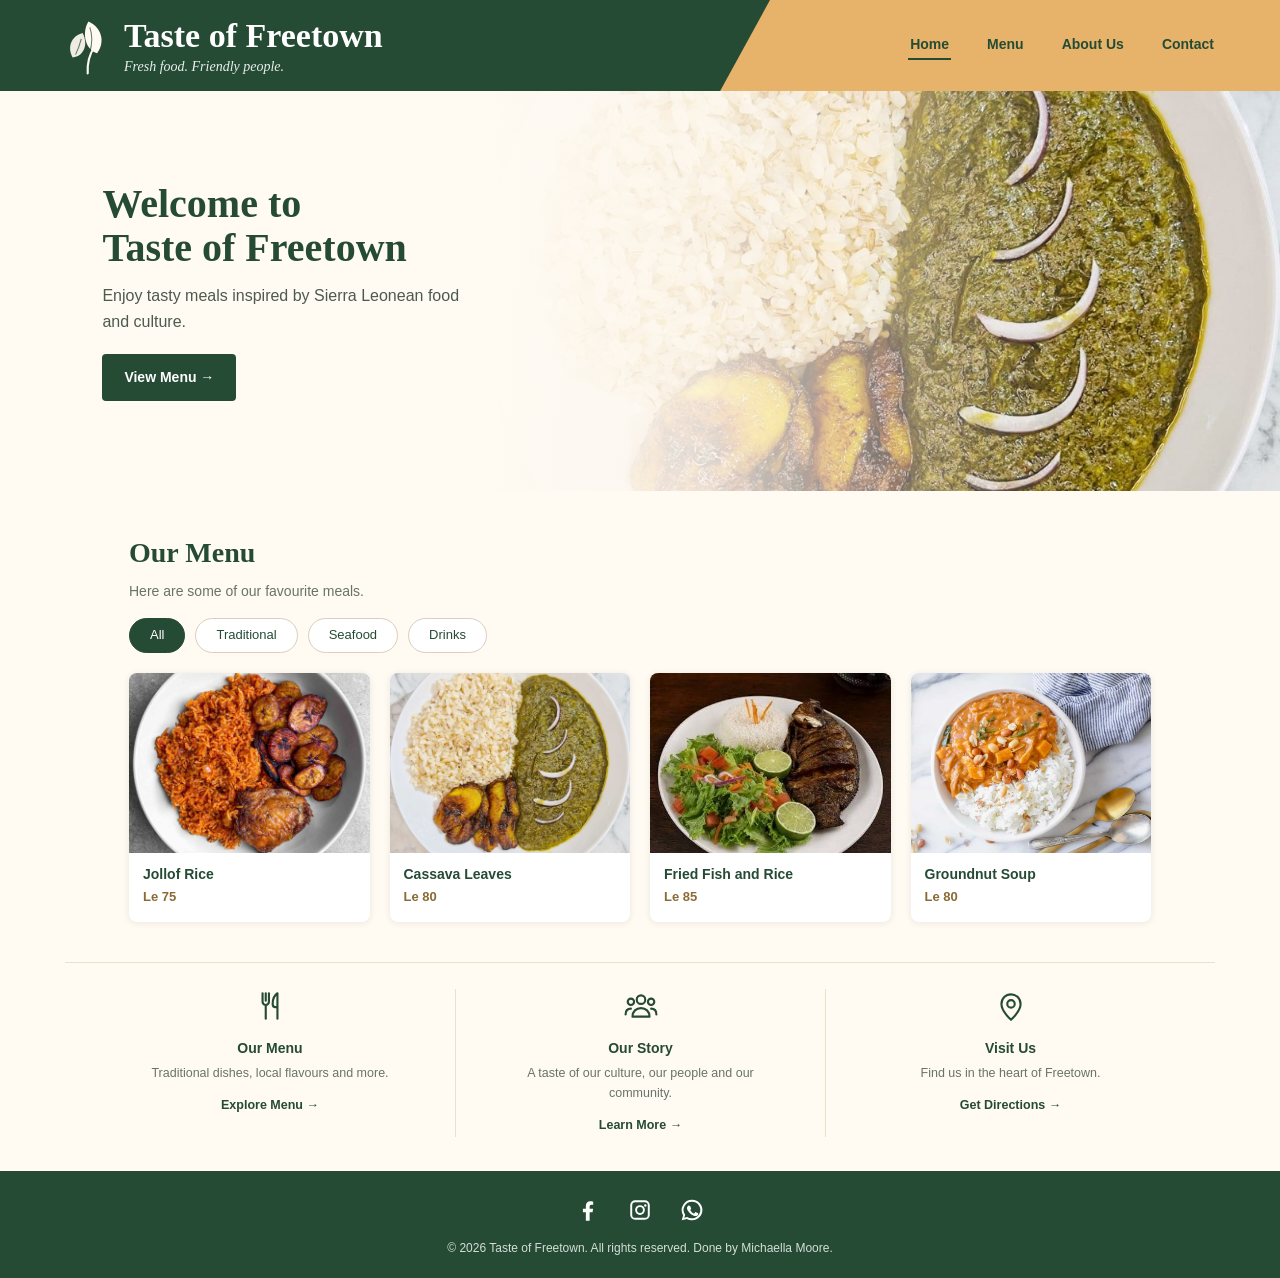
<file: index.html>
<!DOCTYPE html>
<html lang="en">
<head>
  <meta charset="UTF-8">
  <meta name="viewport" content="width=device-width, initial-scale=1.0">
  <title>Taste of Freetown | Home</title>
  <link rel="stylesheet" href="style.css">
</head>
<body>
  <header class="site-header">
    <div class="header-inner">
      <a class="brand" href="index.html">
        <svg class="brand-leaf" viewBox="0 0 64 80" aria-hidden="true"><g fill="#fffaf2"><path d="M34 6C52 14 58 34 46 50 30 46 24 22 34 6z"/><path d="M26 22C10 26 4 42 12 56c16-2 22-18 14-34z" opacity=".92"/><path d="M33 78c-1-14 2-26 10-38" stroke="#fffaf2" stroke-width="3" fill="none" stroke-linecap="round"/></g><g stroke="#254b35" stroke-width="1.5" fill="none" opacity=".7"><path d="M36 14c4 12 3 24 0 34"/><path d="M24 30c-2 8-5 16-8 22"/></g></svg>
        <span class="brand-text"><span class="brand-name">Taste of Freetown</span><span class="brand-tag">Fresh food. Friendly people.</span></span>
      </a>
      <button class="menu-toggle" type="button" aria-label="Toggle navigation" aria-expanded="true" aria-controls="main-nav"><span></span><span></span><span></span></button>
    </div>
    <nav class="main-nav" id="main-nav" aria-label="Main"><a class="active" href="index.html">Home</a><a href="menu.html">Menu</a><a href="about.html">About Us</a><a href="contact.html">Contact</a></nav>
  </header>

  <main>
    <section class="hero">
      <div class="hero-text">
        <h1>Welcome to<br>Taste of Freetown</h1>
        <p>Enjoy tasty meals inspired by Sierra Leonean food and culture.</p>
        <a class="button" href="menu.html">View Menu →</a>
      </div>
      <div class="hero-image">
        <img src="images/cassava-leaves.jpg" alt="Cassava leaves served with rice and fried plantain">
      </div>
    </section>

    <section class="menu-section home-menu">
      <h2>Our Menu</h2>
      <p class="section-sub">Here are some of our favourite meals.</p>
      <div class="chips"><a class="chip active" href="menu.html">All</a><a class="chip" href="menu.html#traditional">Traditional</a><a class="chip" href="menu.html#seafood">Seafood</a><a class="chip" href="menu.html#drinks">Drinks</a></div>
      <div class="menu-grid">
        <article class="menu-card" data-cat="traditional">
          <img src="images/jollof-rice.jpg" alt="Jollof Rice" loading="lazy">
          <div class="menu-card-body">
            <h3>Jollof Rice</h3>
            <p class="price">Le 75</p>
            <p class="desc">Flavourful rice cooked in a rich tomato and pepper sauce, served with your choice of chicken or fish.</p>
          </div>
        </article>
        <article class="menu-card" data-cat="traditional">
          <img src="images/cassava-leaves.jpg" alt="Cassava Leaves" loading="lazy">
          <div class="menu-card-body">
            <h3>Cassava Leaves</h3>
            <p class="price">Le 80</p>
            <p class="desc">A much-loved local dish prepared with leafy cassava, palm oil and traditional seasonings. Served with rice.</p>
          </div>
        </article>
        <article class="menu-card" data-cat="seafood">
          <img src="images/fried-fish-rice.jpg" alt="Fried Fish and Rice" loading="lazy">
          <div class="menu-card-body">
            <h3>Fried Fish and Rice</h3>
            <p class="price">Le 85</p>
            <p class="desc">Seasoned fish served with rice and a fresh side salad.</p>
          </div>
        </article>
        <article class="menu-card" data-cat="traditional">
          <img src="images/groundnut-soup.jpg" alt="Groundnut Soup" loading="lazy">
          <div class="menu-card-body">
            <h3>Groundnut Soup</h3>
            <p class="price">Le 80</p>
            <p class="desc">A hearty peanut-based soup with a rich, comforting flavour, served with rice.</p>
          </div>
        </article>
        <article class="menu-card" data-cat="traditional">
          <img src="images/pepper-soup.jpg" alt="Chicken Pepper Soup" loading="lazy">
          <div class="menu-card-body">
            <h3>Chicken Pepper Soup</h3>
            <p class="price">Le 70</p>
            <p class="desc">A spicy, aromatic broth with tender chicken. Perfect for sharing on a cool evening.</p>
          </div>
        </article>
        <article class="menu-card" data-cat="drinks">
          <img src="images/fresh-juice.jpg" alt="Fresh Juice" loading="lazy">
          <div class="menu-card-body">
            <h3>Fresh Juice</h3>
            <p class="price">Le 25</p>
            <p class="desc">Orange, pineapple or sobolo (hibiscus). Ask us what is available today.</p>
          </div>
        </article>
      </div>
    </section>

    <section class="info-band" aria-label="Key information">
      <div class="info-item"><svg viewBox="0 0 32 32" aria-hidden="true"><g fill="none" stroke="#254b35" stroke-width="2" stroke-linecap="round" stroke-linejoin="round"><path d="M9 4v8a3 3 0 0 0 3 3v13M15 4v8a3 3 0 0 1-3 3M12 4v7"/><path d="M23 28V4c-3 2-4.500 6-4.500 10 0 2 1 3 2.500 3h2"/></g></svg><h3>Our Menu</h3><p>Traditional dishes, local flavours and more.</p><a href="menu.html">Explore Menu →</a></div>
      <div class="info-item"><svg viewBox="0 0 32 32" aria-hidden="true"><g fill="none" stroke="#254b35" stroke-width="2" stroke-linecap="round" stroke-linejoin="round"><circle cx="16" cy="10" r="4"/><circle cx="6.500" cy="12" r="3"/><circle cx="25.500" cy="12" r="3"/><path d="M8 26c0-5 3.500-8 8-8s8 3 8 8z"/><path d="M1.500 24c0-3.500 2-5.500 5-5.500M30.500 24c0-3.500-2-5.500-5-5.500"/></g></svg><h3>Our Story</h3><p>A taste of our culture, our people and our community.</p><a href="about.html">Learn More →</a></div>
      <div class="info-item"><svg viewBox="0 0 32 32" aria-hidden="true"><g fill="none" stroke="#254b35" stroke-width="2" stroke-linecap="round" stroke-linejoin="round"><path d="M16 29s-9-8-9-15a9 9 0 0 1 18 0c0 7-9 15-9 15z"/><circle cx="16" cy="14" r="3.500"/></g></svg><h3>Visit Us</h3><p>Find us in the heart of Freetown.</p><a href="contact.html">Get Directions →</a></div>
    </section>
  </main>
  <footer class="site-footer">
    <div class="social">
      <a href="#" aria-label="Facebook"><svg viewBox="0 0 24 24"><path d="M13.5 22v-8h2.7l.5-3.2h-3.2V8.8c0-.9.4-1.7 1.8-1.7h1.5V4.3S15.5 4 14.2 4C11.6 4 10 5.6 10 8.4v2.4H7.3V14H10v8z"/></svg></a>
      <a href="https://www.instagram.com/u_gotta_luv_ella/" target="_blank" rel="noopener" aria-label="Instagram"><svg viewBox="0 0 24 24"><path d="M7.5 3h9A4.5 4.5 0 0 1 21 7.5v9a4.5 4.5 0 0 1-4.5 4.5h-9A4.5 4.5 0 0 1 3 16.5v-9A4.5 4.5 0 0 1 7.5 3zm0 1.8A2.7 2.7 0 0 0 4.8 7.5v9a2.7 2.7 0 0 0 2.7 2.7h9a2.7 2.7 0 0 0 2.7-2.7v-9a2.7 2.7 0 0 0-2.7-2.7zM12 7.5a4.5 4.5 0 1 1 0 9 4.5 4.5 0 0 1 0-9zm0 1.8a2.7 2.7 0 1 0 0 5.4 2.7 2.7 0 0 0 0-5.4zm4.9-2.6a1.1 1.1 0 1 1 0 2.2 1.1 1.1 0 0 1 0-2.2z"/></svg></a>
      <a href="https://wa.me/23277414561" target="_blank" rel="noopener" aria-label="Chat with us on WhatsApp"><svg viewBox="0 0 24 24"><path d="M12 2.5a9.5 9.5 0 0 0-8.2 14.3L2.5 21.5l4.8-1.3A9.5 9.5 0 1 0 12 2.5zm0 1.8a7.7 7.7 0 1 1-4 14.3l-.3-.2-2.8.8.8-2.7-.2-.3A7.7 7.7 0 0 1 12 4.3zm-3 3.6c-.2 0-.5.1-.7.4-.3.3-.9.9-.9 2.1s.9 2.5 1 2.6c.1.2 1.8 2.8 4.4 3.8 2.200.9 2.600.7 3.100.7.500-.1 1.500-.6 1.700-1.200.2-.6.2-1.100.1-1.200l-.5-.3-1.600-.8c-.2-.1-.4-.1-.6.100l-.8 1c-.1.200-.3.200-.5.100-.3-.1-1-.4-1.900-1.200-.7-.6-1.200-1.400-1.300-1.700-.1-.2 0-.4.100-.5l.4-.5.2-.4v-.4l-.8-1.900c-.2-.5-.4-.4-.6-.4z"/></svg></a>
    </div>
    <p class="copyright">© 2026 Taste of Freetown. All rights reserved. Done by Michaella Moore.</p>
  </footer>
  <script>
    (function () {
      var b = document.querySelector('.menu-toggle'), n = document.getElementById('main-nav');
      if (b && n) b.addEventListener('click', function () {
        var open = n.classList.toggle('collapsed') === false;
        b.setAttribute('aria-expanded', open);
      });
    })();
  </script>
</body>
</html>
</file>
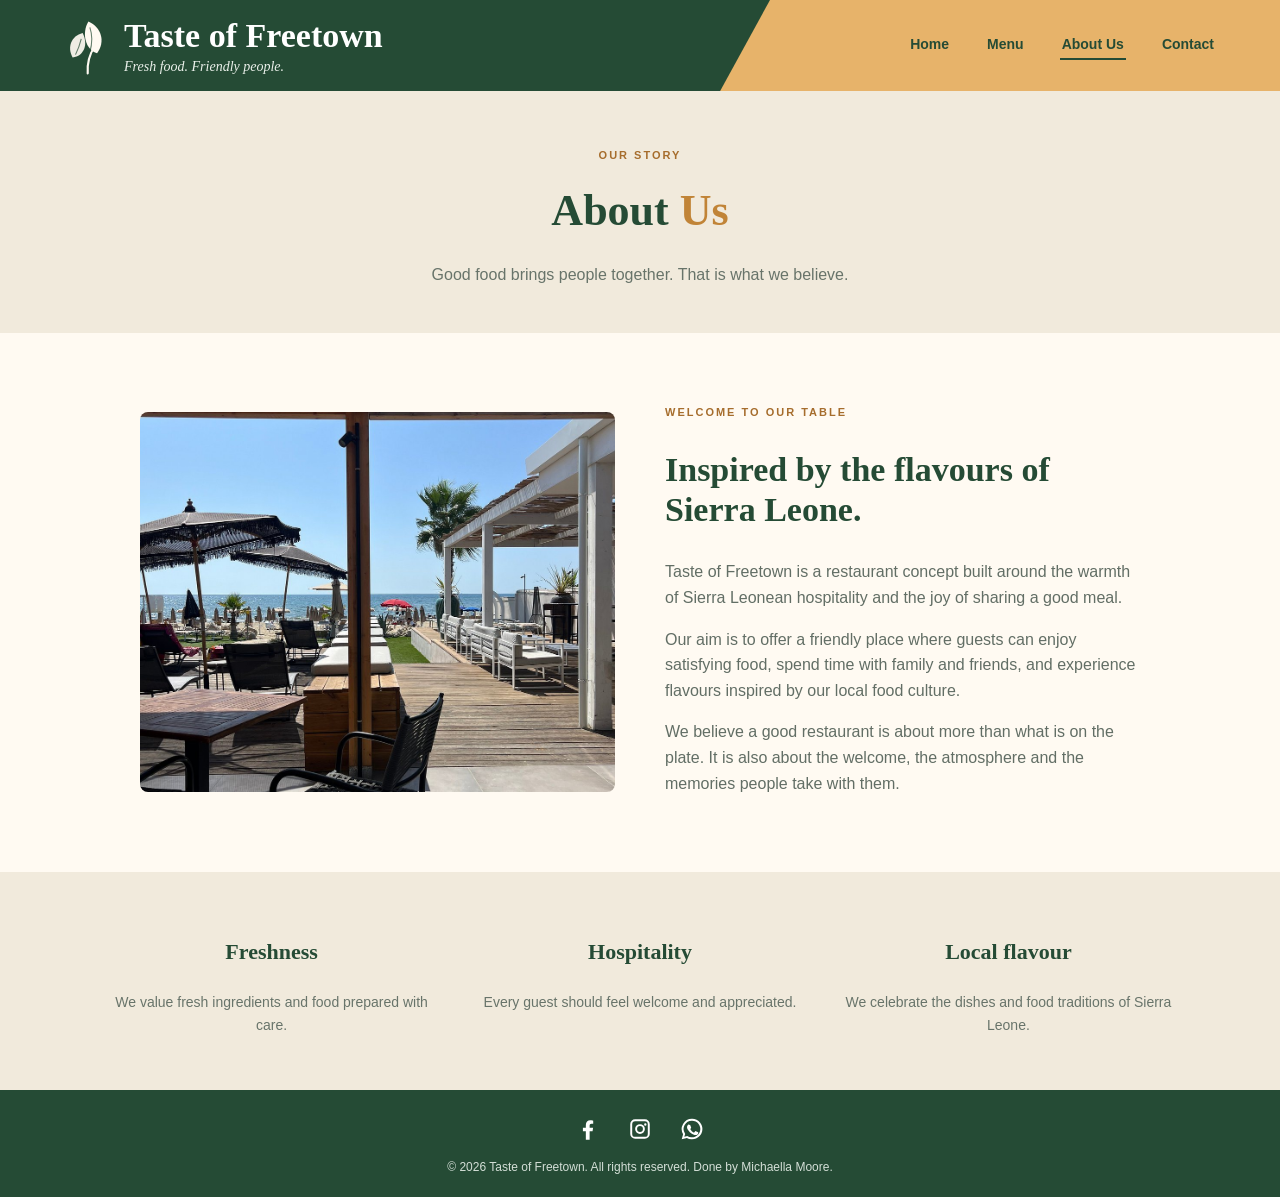
<file: about.html>
<!DOCTYPE html>
<html lang="en">
<head>
  <meta charset="UTF-8">
  <meta name="viewport" content="width=device-width, initial-scale=1.0">
  <title>Taste of Freetown | About Us</title>
  <link rel="stylesheet" href="style.css">
</head>
<body>
  <header class="site-header">
    <div class="header-inner">
      <a class="brand" href="index.html">
        <svg class="brand-leaf" viewBox="0 0 64 80" aria-hidden="true"><g fill="#fffaf2"><path d="M34 6C52 14 58 34 46 50 30 46 24 22 34 6z"/><path d="M26 22C10 26 4 42 12 56c16-2 22-18 14-34z" opacity=".92"/><path d="M33 78c-1-14 2-26 10-38" stroke="#fffaf2" stroke-width="3" fill="none" stroke-linecap="round"/></g><g stroke="#254b35" stroke-width="1.5" fill="none" opacity=".7"><path d="M36 14c4 12 3 24 0 34"/><path d="M24 30c-2 8-5 16-8 22"/></g></svg>
        <span class="brand-text"><span class="brand-name">Taste of Freetown</span><span class="brand-tag">Fresh food. Friendly people.</span></span>
      </a>
      <button class="menu-toggle" type="button" aria-label="Toggle navigation" aria-expanded="true" aria-controls="main-nav"><span></span><span></span><span></span></button>
    </div>
    <nav class="main-nav" id="main-nav" aria-label="Main"><a href="index.html">Home</a><a href="menu.html">Menu</a><a class="active" href="about.html">About Us</a><a href="contact.html">Contact</a></nav>
  </header>

  <main>
    <section class="page-heading">
      <p class="eyebrow">OUR STORY</p>
      <h1>About <span>Us</span></h1>
      <p>Good food brings people together. That is what we believe.</p>
    </section>
    <section class="about-content">
      <img src="images/bright-restaurant.jpg" alt="A bright, sunny restaurant terrace with tables and chairs overlooking the sea">
      <div>
        <p class="eyebrow">WELCOME TO OUR TABLE</p>
        <h2>Inspired by the flavours of Sierra Leone.</h2>
        <p>Taste of Freetown is a restaurant concept built around the warmth of Sierra Leonean hospitality and the joy of sharing a good meal.</p>
        <p>Our aim is to offer a friendly place where guests can enjoy satisfying food, spend time with family and friends, and experience flavours inspired by our local food culture.</p>
        <p>We believe a good restaurant is about more than what is on the plate. It is also about the welcome, the atmosphere and the memories people take with them.</p>
      </div>
    </section>
    <section class="values">
      <div><h3>Freshness</h3><p>We value fresh ingredients and food prepared with care.</p></div>
      <div><h3>Hospitality</h3><p>Every guest should feel welcome and appreciated.</p></div>
      <div><h3>Local flavour</h3><p>We celebrate the dishes and food traditions of Sierra Leone.</p></div>
    </section>
  </main>
  <footer class="site-footer">
    <div class="social">
      <a href="#" aria-label="Facebook"><svg viewBox="0 0 24 24"><path d="M13.5 22v-8h2.7l.5-3.2h-3.2V8.8c0-.9.4-1.7 1.8-1.7h1.5V4.3S15.5 4 14.2 4C11.6 4 10 5.6 10 8.4v2.4H7.3V14H10v8z"/></svg></a>
      <a href="https://www.instagram.com/u_gotta_luv_ella/" target="_blank" rel="noopener" aria-label="Instagram"><svg viewBox="0 0 24 24"><path d="M7.5 3h9A4.5 4.5 0 0 1 21 7.5v9a4.5 4.5 0 0 1-4.5 4.5h-9A4.5 4.5 0 0 1 3 16.5v-9A4.5 4.5 0 0 1 7.5 3zm0 1.8A2.7 2.7 0 0 0 4.8 7.5v9a2.7 2.7 0 0 0 2.7 2.7h9a2.7 2.7 0 0 0 2.7-2.7v-9a2.7 2.7 0 0 0-2.7-2.7zM12 7.5a4.5 4.5 0 1 1 0 9 4.5 4.5 0 0 1 0-9zm0 1.8a2.7 2.7 0 1 0 0 5.4 2.7 2.7 0 0 0 0-5.4zm4.9-2.6a1.1 1.1 0 1 1 0 2.2 1.1 1.1 0 0 1 0-2.2z"/></svg></a>
      <a href="https://wa.me/23277414561" target="_blank" rel="noopener" aria-label="Chat with us on WhatsApp"><svg viewBox="0 0 24 24"><path d="M12 2.5a9.5 9.5 0 0 0-8.2 14.3L2.5 21.5l4.8-1.3A9.5 9.5 0 1 0 12 2.5zm0 1.8a7.7 7.7 0 1 1-4 14.3l-.3-.2-2.8.8.8-2.7-.2-.3A7.7 7.7 0 0 1 12 4.3zm-3 3.6c-.2 0-.5.1-.7.4-.3.3-.9.9-.9 2.1s.9 2.5 1 2.6c.1.2 1.8 2.8 4.4 3.8 2.200.9 2.600.7 3.100.7.500-.1 1.500-.6 1.700-1.200.2-.6.2-1.100.1-1.200l-.5-.3-1.600-.8c-.2-.1-.4-.1-.6.100l-.8 1c-.1.200-.3.200-.5.100-.3-.1-1-.4-1.900-1.200-.7-.6-1.200-1.400-1.300-1.700-.1-.2 0-.4.100-.5l.4-.5.2-.4v-.4l-.8-1.900c-.2-.5-.4-.4-.6-.4z"/></svg></a>
    </div>
    <p class="copyright">© 2026 Taste of Freetown. All rights reserved. Done by Michaella Moore.</p>
  </footer>
  <script>
    (function () {
      var b = document.querySelector('.menu-toggle'), n = document.getElementById('main-nav');
      if (b && n) b.addEventListener('click', function () {
        var open = n.classList.toggle('collapsed') === false;
        b.setAttribute('aria-expanded', open);
      });
    })();
  </script>
</body>
</html>
</file>
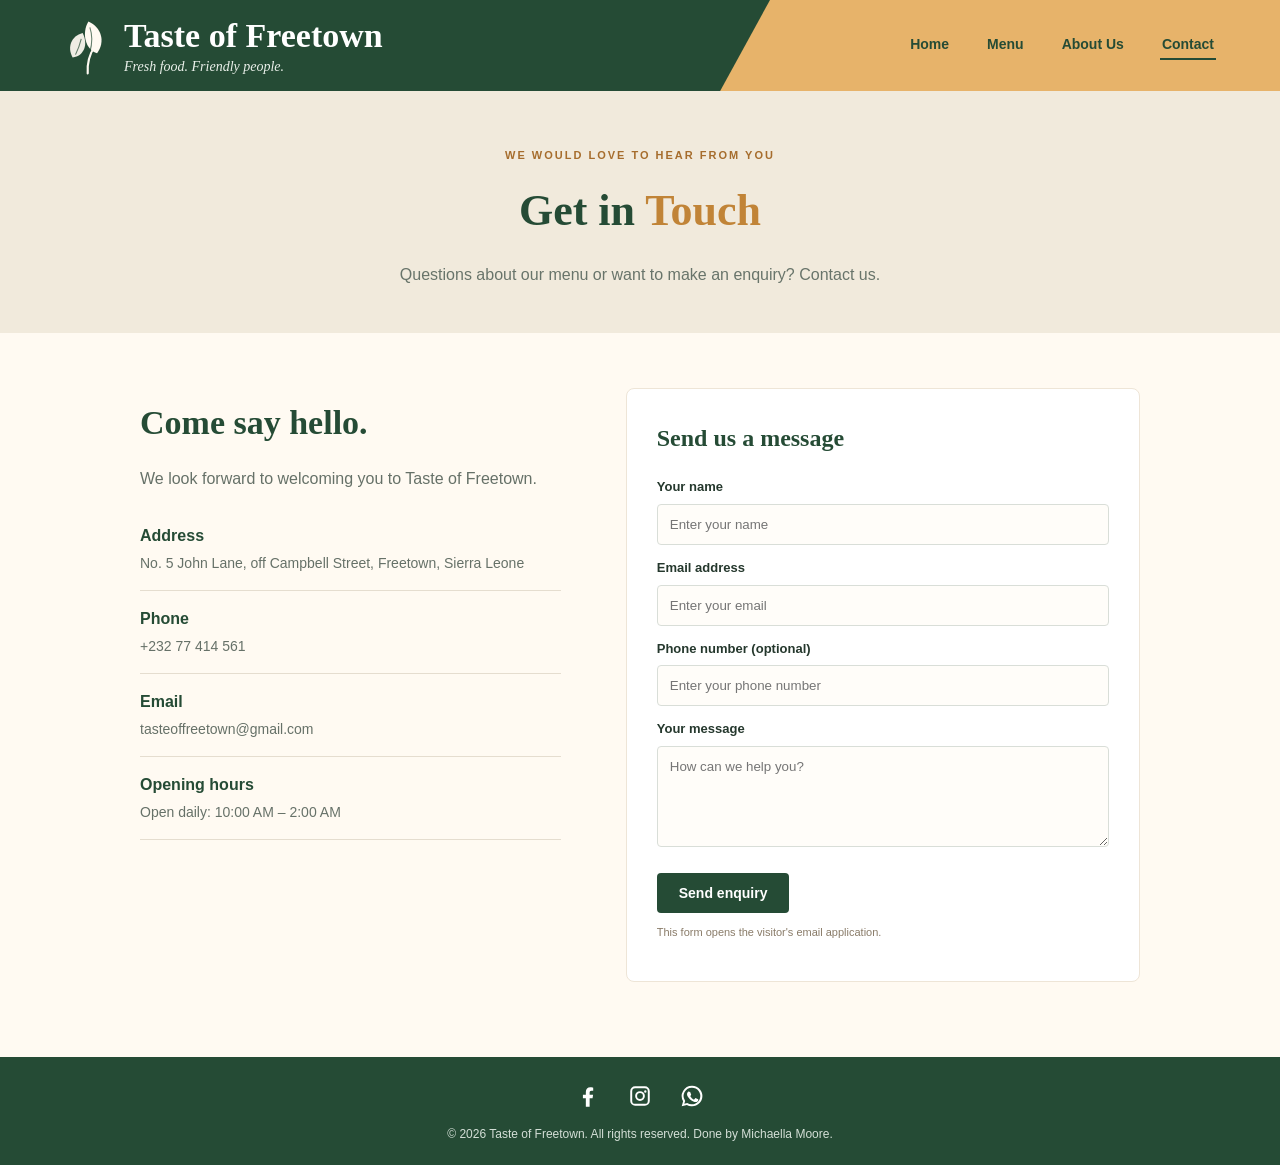
<file: contact.html>
<!DOCTYPE html>
<html lang="en">
<head>
  <meta charset="UTF-8">
  <meta name="viewport" content="width=device-width, initial-scale=1.0">
  <title>Taste of Freetown | Contact</title>
  <link rel="stylesheet" href="style.css">
</head>
<body>
  <header class="site-header">
    <div class="header-inner">
      <a class="brand" href="index.html">
        <svg class="brand-leaf" viewBox="0 0 64 80" aria-hidden="true"><g fill="#fffaf2"><path d="M34 6C52 14 58 34 46 50 30 46 24 22 34 6z"/><path d="M26 22C10 26 4 42 12 56c16-2 22-18 14-34z" opacity=".92"/><path d="M33 78c-1-14 2-26 10-38" stroke="#fffaf2" stroke-width="3" fill="none" stroke-linecap="round"/></g><g stroke="#254b35" stroke-width="1.5" fill="none" opacity=".7"><path d="M36 14c4 12 3 24 0 34"/><path d="M24 30c-2 8-5 16-8 22"/></g></svg>
        <span class="brand-text"><span class="brand-name">Taste of Freetown</span><span class="brand-tag">Fresh food. Friendly people.</span></span>
      </a>
      <button class="menu-toggle" type="button" aria-label="Toggle navigation" aria-expanded="true" aria-controls="main-nav"><span></span><span></span><span></span></button>
    </div>
    <nav class="main-nav" id="main-nav" aria-label="Main"><a href="index.html">Home</a><a href="menu.html">Menu</a><a href="about.html">About Us</a><a class="active" href="contact.html">Contact</a></nav>
  </header>

  <main>
    <section class="page-heading">
      <p class="eyebrow">WE WOULD LOVE TO HEAR FROM YOU</p>
      <h1>Get in <span>Touch</span></h1>
      <p>Questions about our menu or want to make an enquiry? Contact us.</p>
    </section>
    <section class="contact-layout">
      <div class="contact-info">
        <h2>Come say hello.</h2>
        <p>We look forward to welcoming you to Taste of Freetown.</p>
        <div class="info-line"><strong>Address</strong><span>No. 5 John Lane, off Campbell Street, Freetown, Sierra Leone</span></div>
        <div class="info-line"><strong>Phone</strong><span><a href="tel:+23277414561">+232 77 414 561</a></span></div>
        <div class="info-line"><strong>Email</strong><span><a href="mailto:tasteoffreetown@gmail.com">tasteoffreetown@gmail.com</a></span></div>
        <div class="info-line"><strong>Opening hours</strong><span>Open daily: 10:00 AM – 2:00 AM</span></div>
      </div>
      <form class="contact-form" action="mailto:tasteoffreetown@gmail.com" method="post" enctype="text/plain">
        <h2>Send us a message</h2>
        <label for="name">Your name</label>
        <input id="name" name="Name" type="text" placeholder="Enter your name" required>
        <label for="email">Email address</label>
        <input id="email" name="Email" type="email" placeholder="Enter your email" required>
        <label for="phone">Phone number (optional)</label>
        <input id="phone" name="Phone" type="tel" placeholder="Enter your phone number">
        <label for="message">Your message</label>
        <textarea id="message" name="Message" rows="5" placeholder="How can we help you?" required></textarea>
        <button class="button" type="submit">Send enquiry</button>
        <p class="small-note">This form opens the visitor's email application.</p>
      </form>
    </section>
  </main>
  <footer class="site-footer">
    <div class="social">
      <a href="#" aria-label="Facebook"><svg viewBox="0 0 24 24"><path d="M13.5 22v-8h2.7l.5-3.2h-3.2V8.8c0-.9.4-1.7 1.8-1.7h1.5V4.3S15.5 4 14.2 4C11.6 4 10 5.6 10 8.4v2.4H7.3V14H10v8z"/></svg></a>
      <a href="https://www.instagram.com/u_gotta_luv_ella/" target="_blank" rel="noopener" aria-label="Instagram"><svg viewBox="0 0 24 24"><path d="M7.5 3h9A4.5 4.5 0 0 1 21 7.5v9a4.5 4.5 0 0 1-4.5 4.5h-9A4.5 4.5 0 0 1 3 16.5v-9A4.5 4.5 0 0 1 7.5 3zm0 1.8A2.7 2.7 0 0 0 4.8 7.5v9a2.7 2.7 0 0 0 2.7 2.7h9a2.7 2.7 0 0 0 2.7-2.7v-9a2.7 2.7 0 0 0-2.7-2.7zM12 7.5a4.5 4.5 0 1 1 0 9 4.5 4.5 0 0 1 0-9zm0 1.8a2.7 2.7 0 1 0 0 5.4 2.7 2.7 0 0 0 0-5.4zm4.9-2.6a1.1 1.1 0 1 1 0 2.2 1.1 1.1 0 0 1 0-2.2z"/></svg></a>
      <a href="https://wa.me/23277414561" target="_blank" rel="noopener" aria-label="Chat with us on WhatsApp"><svg viewBox="0 0 24 24"><path d="M12 2.5a9.5 9.5 0 0 0-8.2 14.3L2.5 21.5l4.8-1.3A9.5 9.5 0 1 0 12 2.5zm0 1.8a7.7 7.7 0 1 1-4 14.3l-.3-.2-2.8.8.8-2.7-.2-.3A7.7 7.7 0 0 1 12 4.3zm-3 3.6c-.2 0-.5.1-.7.4-.3.3-.9.9-.9 2.1s.9 2.5 1 2.6c.1.2 1.8 2.8 4.4 3.8 2.200.9 2.600.7 3.100.7.500-.1 1.500-.6 1.700-1.200.2-.6.2-1.100.1-1.200l-.5-.3-1.600-.8c-.2-.1-.4-.1-.6.100l-.8 1c-.1.200-.3.200-.5.100-.3-.1-1-.4-1.900-1.200-.7-.6-1.200-1.400-1.300-1.700-.1-.2 0-.4.100-.5l.4-.5.2-.4v-.4l-.8-1.900c-.2-.5-.4-.4-.6-.4z"/></svg></a>
    </div>
    <p class="copyright">© 2026 Taste of Freetown. All rights reserved. Done by Michaella Moore.</p>
  </footer>
  <script>
    (function () {
      var b = document.querySelector('.menu-toggle'), n = document.getElementById('main-nav');
      if (b && n) b.addEventListener('click', function () {
        var open = n.classList.toggle('collapsed') === false;
        b.setAttribute('aria-expanded', open);
      });
    })();
  </script>
</body>
</html>
</file>
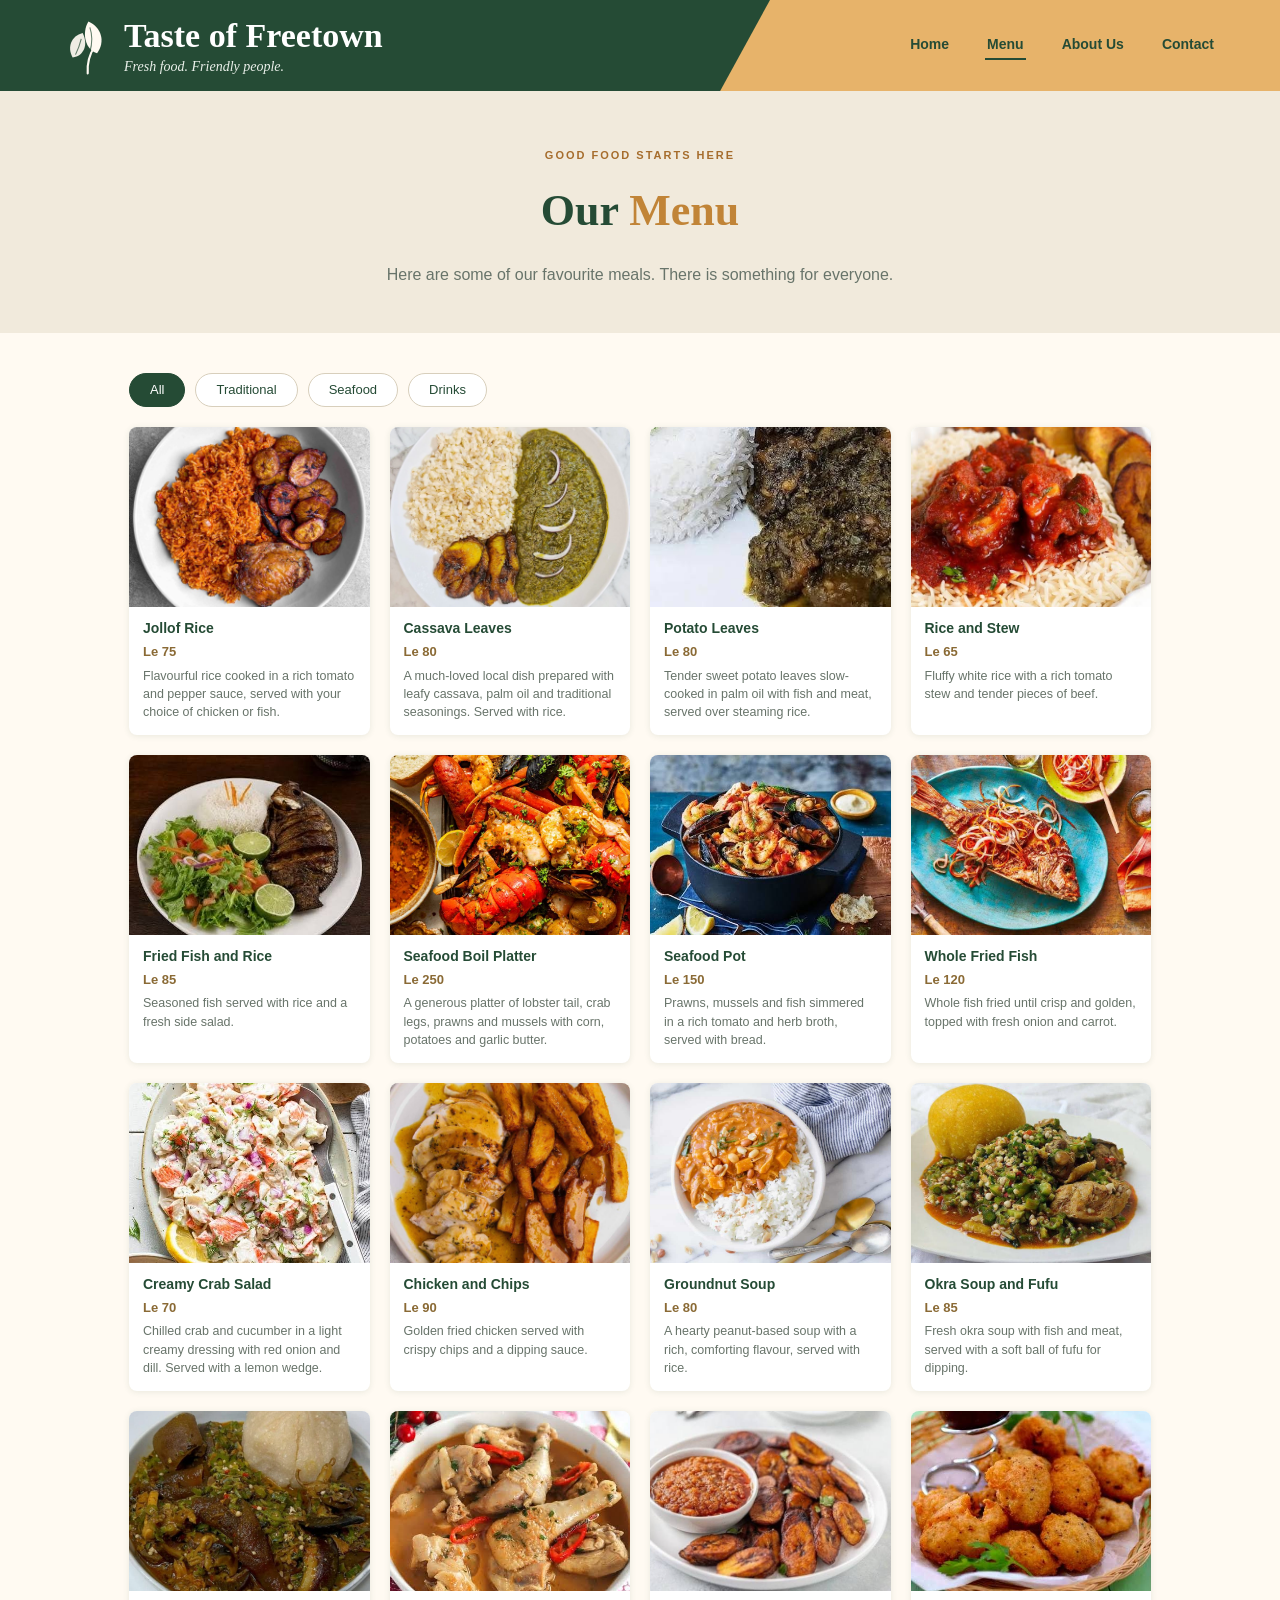
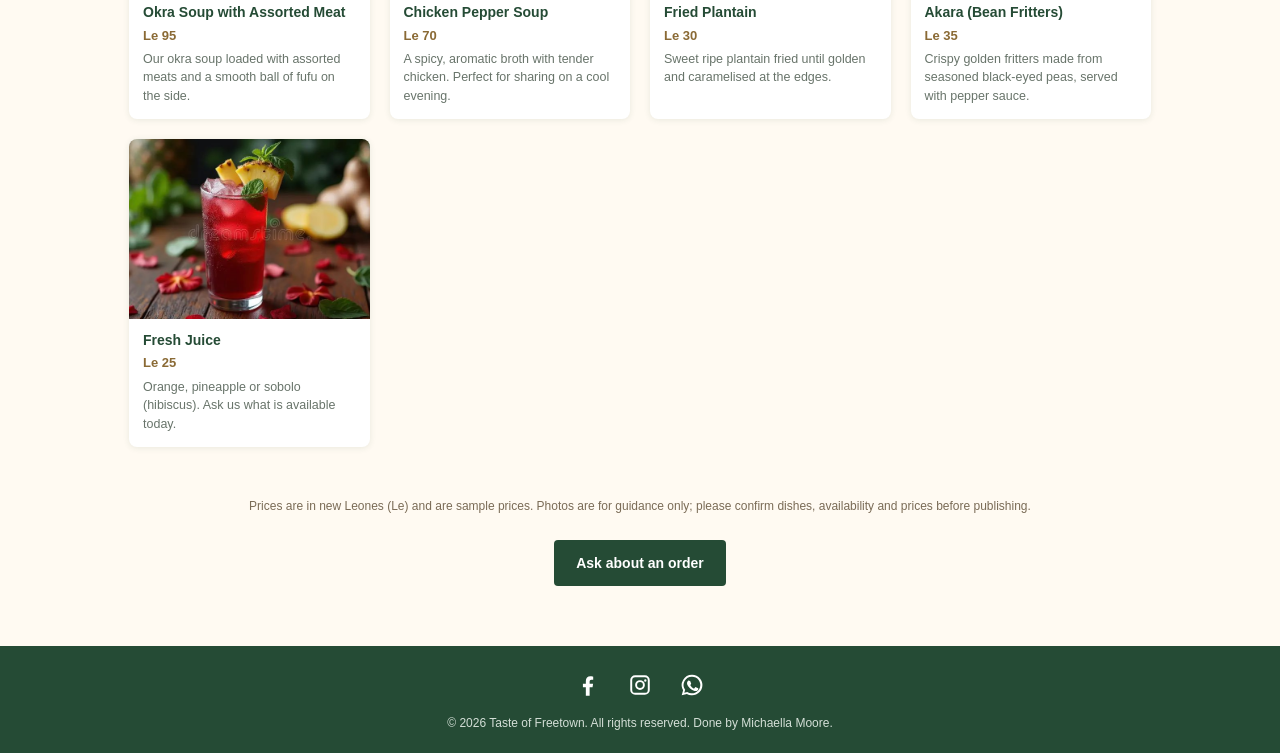
<file: menu.html>
<!DOCTYPE html>
<html lang="en">
<head>
  <meta charset="UTF-8">
  <meta name="viewport" content="width=device-width, initial-scale=1.0">
  <title>Taste of Freetown | Menu</title>
  <link rel="stylesheet" href="style.css">
</head>
<body>
  <header class="site-header">
    <div class="header-inner">
      <a class="brand" href="index.html">
        <svg class="brand-leaf" viewBox="0 0 64 80" aria-hidden="true"><g fill="#fffaf2"><path d="M34 6C52 14 58 34 46 50 30 46 24 22 34 6z"/><path d="M26 22C10 26 4 42 12 56c16-2 22-18 14-34z" opacity=".92"/><path d="M33 78c-1-14 2-26 10-38" stroke="#fffaf2" stroke-width="3" fill="none" stroke-linecap="round"/></g><g stroke="#254b35" stroke-width="1.5" fill="none" opacity=".7"><path d="M36 14c4 12 3 24 0 34"/><path d="M24 30c-2 8-5 16-8 22"/></g></svg>
        <span class="brand-text"><span class="brand-name">Taste of Freetown</span><span class="brand-tag">Fresh food. Friendly people.</span></span>
      </a>
      <button class="menu-toggle" type="button" aria-label="Toggle navigation" aria-expanded="true" aria-controls="main-nav"><span></span><span></span><span></span></button>
    </div>
    <nav class="main-nav" id="main-nav" aria-label="Main"><a href="index.html">Home</a><a class="active" href="menu.html">Menu</a><a href="about.html">About Us</a><a href="contact.html">Contact</a></nav>
  </header>

  <main>
    <section class="page-heading">
      <p class="eyebrow">GOOD FOOD STARTS HERE</p>
      <h1>Our <span>Menu</span></h1>
      <p>Here are some of our favourite meals. There is something for everyone.</p>
    </section>

    <section class="menu-section">
      <div class="chips"><button type="button" class="chip active" data-filter="all" aria-pressed="true">All</button><button type="button" class="chip" data-filter="traditional" aria-pressed="false">Traditional</button><button type="button" class="chip" data-filter="seafood" aria-pressed="false">Seafood</button><button type="button" class="chip" data-filter="drinks" aria-pressed="false">Drinks</button></div>
      <div class="menu-grid" id="menu-grid">
        <article class="menu-card" data-cat="traditional">
          <img src="images/jollof-rice.jpg" alt="Jollof Rice" loading="lazy">
          <div class="menu-card-body">
            <h3>Jollof Rice</h3>
            <p class="price">Le 75</p>
            <p class="desc">Flavourful rice cooked in a rich tomato and pepper sauce, served with your choice of chicken or fish.</p>
          </div>
        </article>
        <article class="menu-card" data-cat="traditional">
          <img src="images/cassava-leaves.jpg" alt="Cassava Leaves" loading="lazy">
          <div class="menu-card-body">
            <h3>Cassava Leaves</h3>
            <p class="price">Le 80</p>
            <p class="desc">A much-loved local dish prepared with leafy cassava, palm oil and traditional seasonings. Served with rice.</p>
          </div>
        </article>
        <article class="menu-card" data-cat="traditional">
          <img src="images/potato-leaves.jpg" alt="Potato Leaves" loading="lazy">
          <div class="menu-card-body">
            <h3>Potato Leaves</h3>
            <p class="price">Le 80</p>
            <p class="desc">Tender sweet potato leaves slow-cooked in palm oil with fish and meat, served over steaming rice.</p>
          </div>
        </article>
        <article class="menu-card" data-cat="traditional">
          <img src="images/rice-and-stew.jpg" alt="Rice and Stew" loading="lazy">
          <div class="menu-card-body">
            <h3>Rice and Stew</h3>
            <p class="price">Le 65</p>
            <p class="desc">Fluffy white rice with a rich tomato stew and tender pieces of beef.</p>
          </div>
        </article>
        <article class="menu-card" data-cat="seafood">
          <img src="images/fried-fish-rice.jpg" alt="Fried Fish and Rice" loading="lazy">
          <div class="menu-card-body">
            <h3>Fried Fish and Rice</h3>
            <p class="price">Le 85</p>
            <p class="desc">Seasoned fish served with rice and a fresh side salad.</p>
          </div>
        </article>
        <article class="menu-card" data-cat="seafood">
          <img src="images/seafood-boil.jpg" alt="Seafood Boil Platter" loading="lazy">
          <div class="menu-card-body">
            <h3>Seafood Boil Platter</h3>
            <p class="price">Le 250</p>
            <p class="desc">A generous platter of lobster tail, crab legs, prawns and mussels with corn, potatoes and garlic butter.</p>
          </div>
        </article>
        <article class="menu-card" data-cat="seafood">
          <img src="images/seafood-pot.jpg" alt="Seafood Pot" loading="lazy">
          <div class="menu-card-body">
            <h3>Seafood Pot</h3>
            <p class="price">Le 150</p>
            <p class="desc">Prawns, mussels and fish simmered in a rich tomato and herb broth, served with bread.</p>
          </div>
        </article>
        <article class="menu-card" data-cat="seafood">
          <img src="images/whole-fried-fish.jpg" alt="Whole Fried Fish" loading="lazy">
          <div class="menu-card-body">
            <h3>Whole Fried Fish</h3>
            <p class="price">Le 120</p>
            <p class="desc">Whole fish fried until crisp and golden, topped with fresh onion and carrot.</p>
          </div>
        </article>
        <article class="menu-card" data-cat="seafood">
          <img src="images/crab-salad.jpg" alt="Creamy Crab Salad" loading="lazy">
          <div class="menu-card-body">
            <h3>Creamy Crab Salad</h3>
            <p class="price">Le 70</p>
            <p class="desc">Chilled crab and cucumber in a light creamy dressing with red onion and dill. Served with a lemon wedge.</p>
          </div>
        </article>
        <article class="menu-card" data-cat="traditional">
          <img src="images/chicken-and-chips.jpg" alt="Chicken and Chips" loading="lazy">
          <div class="menu-card-body">
            <h3>Chicken and Chips</h3>
            <p class="price">Le 90</p>
            <p class="desc">Golden fried chicken served with crispy chips and a dipping sauce.</p>
          </div>
        </article>
        <article class="menu-card" data-cat="traditional">
          <img src="images/groundnut-soup.jpg" alt="Groundnut Soup" loading="lazy">
          <div class="menu-card-body">
            <h3>Groundnut Soup</h3>
            <p class="price">Le 80</p>
            <p class="desc">A hearty peanut-based soup with a rich, comforting flavour, served with rice.</p>
          </div>
        </article>
        <article class="menu-card" data-cat="traditional">
          <img src="images/okra-soup-fufu.jpg" alt="Okra Soup and Fufu" loading="lazy">
          <div class="menu-card-body">
            <h3>Okra Soup and Fufu</h3>
            <p class="price">Le 85</p>
            <p class="desc">Fresh okra soup with fish and meat, served with a soft ball of fufu for dipping.</p>
          </div>
        </article>
        <article class="menu-card" data-cat="traditional">
          <img src="images/okra-soup-assorted.jpg" alt="Okra Soup with Assorted Meat" loading="lazy">
          <div class="menu-card-body">
            <h3>Okra Soup with Assorted Meat</h3>
            <p class="price">Le 95</p>
            <p class="desc">Our okra soup loaded with assorted meats and a smooth ball of fufu on the side.</p>
          </div>
        </article>
        <article class="menu-card" data-cat="traditional">
          <img src="images/pepper-soup.jpg" alt="Chicken Pepper Soup" loading="lazy">
          <div class="menu-card-body">
            <h3>Chicken Pepper Soup</h3>
            <p class="price">Le 70</p>
            <p class="desc">A spicy, aromatic broth with tender chicken. Perfect for sharing on a cool evening.</p>
          </div>
        </article>
        <article class="menu-card" data-cat="traditional">
          <img src="images/fried-plantain.jpg" alt="Fried Plantain" loading="lazy">
          <div class="menu-card-body">
            <h3>Fried Plantain</h3>
            <p class="price">Le 30</p>
            <p class="desc">Sweet ripe plantain fried until golden and caramelised at the edges.</p>
          </div>
        </article>
        <article class="menu-card" data-cat="traditional">
          <img src="images/akara.jpg" alt="Akara (Bean Fritters)" loading="lazy">
          <div class="menu-card-body">
            <h3>Akara (Bean Fritters)</h3>
            <p class="price">Le 35</p>
            <p class="desc">Crispy golden fritters made from seasoned black-eyed peas, served with pepper sauce.</p>
          </div>
        </article>
        <article class="menu-card" data-cat="drinks">
          <img src="images/fresh-juice.jpg" alt="Fresh Juice" loading="lazy">
          <div class="menu-card-body">
            <h3>Fresh Juice</h3>
            <p class="price">Le 25</p>
            <p class="desc">Orange, pineapple or sobolo (hibiscus). Ask us what is available today.</p>
          </div>
        </article>
      </div>
    </section>
    <p class="menu-note">Prices are in new Leones (Le) and are sample prices. Photos are for guidance only; please confirm dishes, availability and prices before publishing.</p>
    <div class="center-button"><a class="button" href="contact.html">Ask about an order</a></div>
  </main>
  <footer class="site-footer">
    <div class="social">
      <a href="#" aria-label="Facebook"><svg viewBox="0 0 24 24"><path d="M13.5 22v-8h2.7l.5-3.2h-3.2V8.8c0-.9.4-1.7 1.8-1.7h1.5V4.3S15.5 4 14.2 4C11.6 4 10 5.6 10 8.4v2.4H7.3V14H10v8z"/></svg></a>
      <a href="https://www.instagram.com/u_gotta_luv_ella/" target="_blank" rel="noopener" aria-label="Instagram"><svg viewBox="0 0 24 24"><path d="M7.5 3h9A4.5 4.5 0 0 1 21 7.5v9a4.5 4.5 0 0 1-4.5 4.5h-9A4.5 4.5 0 0 1 3 16.5v-9A4.5 4.5 0 0 1 7.5 3zm0 1.8A2.7 2.7 0 0 0 4.8 7.5v9a2.7 2.7 0 0 0 2.7 2.7h9a2.7 2.7 0 0 0 2.7-2.7v-9a2.7 2.7 0 0 0-2.7-2.7zM12 7.5a4.5 4.5 0 1 1 0 9 4.5 4.5 0 0 1 0-9zm0 1.8a2.7 2.7 0 1 0 0 5.4 2.7 2.7 0 0 0 0-5.4zm4.9-2.6a1.1 1.1 0 1 1 0 2.2 1.1 1.1 0 0 1 0-2.2z"/></svg></a>
      <a href="https://wa.me/23277414561" target="_blank" rel="noopener" aria-label="Chat with us on WhatsApp"><svg viewBox="0 0 24 24"><path d="M12 2.5a9.5 9.5 0 0 0-8.2 14.3L2.5 21.5l4.8-1.3A9.5 9.5 0 1 0 12 2.5zm0 1.8a7.7 7.7 0 1 1-4 14.3l-.3-.2-2.8.8.8-2.7-.2-.3A7.7 7.7 0 0 1 12 4.3zm-3 3.6c-.2 0-.5.1-.7.4-.3.3-.9.9-.9 2.1s.9 2.5 1 2.6c.1.2 1.8 2.8 4.4 3.8 2.200.9 2.600.7 3.100.7.500-.1 1.500-.6 1.700-1.200.2-.6.2-1.100.1-1.200l-.5-.3-1.600-.8c-.2-.1-.4-.1-.6.100l-.8 1c-.1.200-.3.200-.5.100-.3-.1-1-.4-1.900-1.200-.7-.6-1.200-1.400-1.300-1.700-.1-.2 0-.4.100-.5l.4-.5.2-.4v-.4l-.8-1.900c-.2-.5-.4-.4-.6-.4z"/></svg></a>
    </div>
    <p class="copyright">© 2026 Taste of Freetown. All rights reserved. Done by Michaella Moore.</p>
  </footer>
  <script>
    (function () {
      var b = document.querySelector('.menu-toggle'), n = document.getElementById('main-nav');
      if (b && n) b.addEventListener('click', function () {
        var open = n.classList.toggle('collapsed') === false;
        b.setAttribute('aria-expanded', open);
      });
    })();
  </script>
  <script>
    (function () {
      var chips = document.querySelectorAll('.chip[data-filter]'), cards = document.querySelectorAll('.menu-card');
      function apply(f) {
        chips.forEach(function (c) {
          var on = c.dataset.filter === f;
          c.classList.toggle('active', on); c.setAttribute('aria-pressed', on);
        });
        cards.forEach(function (card) {
          card.hidden = !(f === 'all' || card.dataset.cat.split(' ').indexOf(f) > -1);
        });
      }
      chips.forEach(function (c) { c.addEventListener('click', function () { apply(c.dataset.filter); }); });
      var h = location.hash.replace('#', '');
      if (['traditional', 'seafood', 'drinks'].indexOf(h) > -1) apply(h);
    })();
  </script>
</body>
</html>
</file>
<file: style.css>
:root {
  --green: #254b35;
  --gold: #e7b36a;
  --cream: #fffaf2;
  --grey: #e0e0e0;
  --text: #25382d;
  --muted: #68746a;
  --line: #e9e0cf;
}

* { box-sizing: border-box; }

body {
  margin: 0;
  font-family: Arial, Helvetica, sans-serif;
  background: var(--cream);
  color: var(--text);
  line-height: 1.6;
}

img { max-width: 100%; }

/* ---------- Header ---------- */
.site-header {
  background: var(--green);
  color: #fff;
}

.header-inner {
  display: flex;
  align-items: center;
  justify-content: space-between;
  padding: 14px 20px 12px;
}

.brand {
  display: flex;
  align-items: center;
  gap: 14px;
  color: #fff;
  text-decoration: none;
}

.brand-leaf { display: none; width: 46px; height: 58px; }

.brand-text { display: flex; flex-direction: column; line-height: 1.15; }

.brand-name {
  font-family: Georgia, "Times New Roman", serif;
  font-size: 26px;
  font-weight: bold;
}

.brand-tag {
  font-family: Georgia, serif;
  font-style: italic;
  font-size: 13px;
  color: #e9efe9;
  margin-top: 4px;
}

.menu-toggle {
  background: none;
  border: 0;
  padding: 8px;
  cursor: pointer;
  display: flex;
  flex-direction: column;
  gap: 5px;
}

.menu-toggle span { display: block; width: 24px; height: 3px; background: #fff; border-radius: 2px; }

.main-nav {
  background: var(--gold);
  display: flex;
  justify-content: space-around;
  gap: 8px;
  padding: 11px 16px;
}

.main-nav.collapsed { display: none; }

.main-nav a {
  color: var(--green);
  text-decoration: none;
  font-size: 14px;
  font-weight: bold;
  padding: 2px 2px 3px;
  border-bottom: 2px solid transparent;
}

.main-nav a:hover,
.main-nav a.active { border-bottom-color: var(--green); }

/* ---------- Hero ---------- */
.hero {
  position: relative;
  overflow: hidden;
  min-height: 280px;
  display: flex;
  align-items: center;
}

.hero-text {
  position: relative;
  z-index: 2;
  padding: 30px 20px;
  max-width: 62%;
}

.hero-text h1 {
  font-family: Georgia, serif;
  font-size: 30px;
  line-height: 1.12;
  margin: 0 0 12px;
  color: var(--green);
}

.hero-text p {
  margin: 0 0 20px;
  color: #4d5a50;
  font-size: 14px;
}

.hero-image {
  position: absolute;
  top: 0; right: 0; bottom: 0;
  width: 70%;
}

.hero-image img { width: 100%; height: 100%; object-fit: cover; display: block; }

.hero-image::after {
  content: "";
  position: absolute;
  inset: 0;
  background: linear-gradient(90deg, var(--cream) 0%, rgba(255, 250, 242, .85) 28%, rgba(255, 250, 242, 0) 75%);
}

.button {
  display: inline-block;
  background: var(--green);
  color: #fff;
  text-decoration: none;
  border: 0;
  border-radius: 4px;
  padding: 12px 22px;
  cursor: pointer;
  font-weight: bold;
  font-size: 14px;
}

.button:hover { background: #39694b; }

/* ---------- Menu ---------- */
.menu-section {
  max-width: 1150px;
  margin: 0 auto;
  padding: 28px 20px 30px;
}

.menu-section h2 {
  font-family: Georgia, serif;
  font-size: 28px;
  color: var(--green);
  margin: 0 0 4px;
}

.section-sub { margin: 0 0 16px; color: var(--muted); font-size: 14px; }

.chips { display: flex; flex-wrap: wrap; gap: 10px; margin-bottom: 20px; }

.chip {
  font-family: inherit;
  font-size: 13px;
  padding: 7px 20px;
  border-radius: 999px;
  border: 1px solid #d8cfbc;
  background: #fff;
  color: var(--green);
  cursor: pointer;
  text-decoration: none;
  line-height: 1.4;
}

.chip:hover { border-color: var(--green); }

.chip.active { background: var(--green); border-color: var(--green); color: #fff; }

.menu-grid { display: grid; grid-template-columns: 1fr; gap: 12px; }

.menu-card {
  background: #fff;
  border-radius: 8px;
  box-shadow: 0 1px 6px rgba(37, 75, 53, .1);
  overflow: hidden;
  display: grid;
  grid-template-columns: 96px 1fr 24px;
  align-items: center;
  gap: 14px;
  padding: 8px 12px 8px 8px;
}

.menu-card[hidden] { display: none; }

.menu-card::after { content: "›"; color: #8a9a8e; font-size: 24px; text-align: right; }

.menu-card img {
  width: 96px; height: 72px;
  object-fit: cover;
  border-radius: 6px;
  display: block;
}

.menu-card h3 {
  margin: 0;
  font-size: 15px;
  color: var(--green);
}

.menu-card .price { margin: 2px 0 0; font-size: 13px; color: #8a6a35; font-weight: bold; }

.menu-card .desc { display: none; }

.menu-section:not(.home-menu) .menu-card .desc {
  display: block;
  margin: 4px 0 0;
  font-size: 12.5px;
  color: var(--muted);
  line-height: 1.45;
}

.home-menu .menu-card:nth-child(n+4) { display: none; }

.menu-note {
  max-width: 950px;
  margin: 10px auto;
  padding: 0 25px;
  color: #7a6b56;
  font-size: 12px;
  text-align: center;
}

.center-button { text-align: center; margin: 24px 0 60px; }

/* ---------- Info band ---------- */
.info-band {
  display: none;
  max-width: 1150px;
  margin: 0 auto;
  padding: 26px 20px 34px;
  border-top: 1px solid var(--line);
}

.info-item {
  text-align: center;
  padding: 0 26px;
  border-left: 1px solid var(--line);
}

.info-item:first-child { border-left: 0; }

.info-item svg { width: 34px; height: 34px; }

.info-item h3 { margin: 6px 0 4px; font-size: 14px; color: var(--green); }

.info-item p { margin: 0 0 8px; font-size: 12.5px; color: var(--muted); }

.info-item a { font-size: 12.5px; color: var(--green); font-weight: bold; text-decoration: none; }

.info-item a:hover { text-decoration: underline; }

/* ---------- Page headings ---------- */
.page-heading {
  text-align: center;
  background: #f1eadc;
  padding: 45px 20px;
}

.page-heading h1 {
  font-family: Georgia, serif;
  font-size: 44px;
  color: var(--green);
  margin: 5px 0;
}

.page-heading h1 span { color: #c18437; }

.page-heading p:last-child { color: #68746a; margin-bottom: 0; }

.eyebrow {
  color: #a66d2d;
  font-size: 11px;
  font-weight: bold;
  letter-spacing: 2px;
}

/* ---------- About ---------- */
.about-content {
  max-width: 1050px;
  margin: 60px auto;
  padding: 0 25px;
  display: grid;
  grid-template-columns: 1fr 1fr;
  align-items: center;
  gap: 50px;
}

.about-content img {
  width: 100%;
  height: auto;
  aspect-ratio: 5 / 4;
  object-fit: cover;
  border-radius: 8px;
}

.about-content h2 {
  font-family: Georgia, serif;
  color: var(--green);
  font-size: 34px;
  line-height: 1.2;
}

.about-content p:not(.eyebrow) { color: #626e65; }

.values {
  background: #f1eadc;
  padding: 40px 8%;
  display: grid;
  grid-template-columns: repeat(3, 1fr);
  gap: 30px;
  text-align: center;
}

.values h3 { color: var(--green); font-family: Georgia, serif; font-size: 22px; }

.values p { color: var(--muted); font-size: 14px; }

/* ---------- Contact ---------- */
.contact-layout {
  max-width: 1050px;
  margin: 55px auto 75px;
  padding: 0 25px;
  display: grid;
  grid-template-columns: 0.9fr 1.1fr;
  gap: 65px;
}

.contact-info h2 { font-family: Georgia, serif; font-size: 34px; color: var(--green); margin: 8px 0 15px; }

.contact-info > p { color: #667168; }

.info-line { padding: 15px 0; border-bottom: 1px solid #e5ddcf; }

.info-line strong, .info-line span { display: block; }

.info-line strong { color: var(--green); margin-bottom: 4px; }

.info-line span a { color: inherit; text-decoration: none; }
.info-line span a:hover { color: var(--green); text-decoration: underline; }
.info-line span { color: #667168; font-size: 14px; }

.info-line a { color: var(--green); font-weight: bold; text-decoration: none; }

.contact-form {
  background: #fff;
  padding: 30px;
  border: 1px solid #eee5d7;
  border-radius: 8px;
}

.contact-form h2 { color: var(--green); font-family: Georgia, serif; margin-top: 0; }

.contact-form label { display: block; font-size: 13px; font-weight: bold; margin: 13px 0 6px; }

.contact-form input,
.contact-form textarea {
  width: 100%;
  padding: 12px;
  border: 1px solid #d9ded8;
  border-radius: 4px;
  background: #fffdf9;
  font-family: Arial, sans-serif;
}

.contact-form textarea { resize: vertical; }

.contact-form button { margin-top: 18px; }

.small-note { font-size: 11px; color: #897b68; line-height: 1.5; }

/* ---------- Footer ---------- */
.site-footer {
  background: var(--green);
  color: #fff;
  text-align: center;
  padding: 22px 15px 20px;
}

.social { display: flex; justify-content: center; gap: 18px; }

.social a {
  display: flex;
  width: 34px; height: 34px;
  align-items: center;
  justify-content: center;
}

.social svg { width: 26px; height: 26px; fill: #fff; }

.social a:hover svg { fill: var(--gold); }

.copyright { color: #d4dfd7; font-size: 12px; margin: 12px 0 0; }

/* ---------- Tablet ---------- */
@media (min-width: 768px) {
  .header-inner { flex-direction: column; justify-content: center; padding: 18px 20px 14px; }
  .brand { text-align: center; }
  .brand-text { align-items: center; }
  .brand-name { font-size: 30px; }
  .menu-toggle { display: none; }
  .main-nav, .main-nav.collapsed { display: flex; justify-content: center; gap: 42px; padding: 10px 16px; }

  .hero { min-height: 230px; padding: 30px 5%; gap: 30px; justify-content: space-between; }
  .hero-text { max-width: 50%; padding: 0; }
  .hero-text h1 { font-size: 34px; }
  .hero-text p { font-size: 15px; }
  .hero-image { position: static; width: 42%; max-width: 380px; height: 210px; border-radius: 8px; overflow: hidden; }
  .hero-image::after { display: none; }

  .menu-section { padding: 30px 5% 34px; }
  .menu-grid { grid-template-columns: repeat(3, 1fr); gap: 16px; }
  .menu-card { display: block; padding: 0; }
  .menu-card::after { display: none; }
  .menu-card img { width: 100%; height: auto; aspect-ratio: 4 / 3; border-radius: 0; }
  .menu-card-body { padding: 10px 14px 14px; }
  .menu-card h3 { font-size: 14px; }
  .home-menu .menu-card:nth-child(n+4) { display: block; }
  .home-menu .menu-card:nth-child(n+7) { display: none; }

  .info-band { display: grid; grid-template-columns: repeat(3, 1fr); }
}

/* ---------- Laptop / desktop ---------- */
@media (min-width: 1024px) {
  .site-header { display: flex; align-items: stretch; justify-content: space-between; }
  .header-inner { flex-direction: row; justify-content: flex-start; padding: 16px 0 16px 5%; }
  .brand { text-align: left; }
  .brand-text { align-items: flex-start; }
  .brand-leaf { display: block; }
  .brand-name { font-size: 34px; }
  .brand-tag { font-size: 14px; }

  .main-nav, .main-nav.collapsed {
    align-self: stretch;
    align-items: center;
    background: var(--gold);
    clip-path: polygon(50px 0, 100% 0, 100% 100%, 0 100%);
    padding: 0 5% 0 90px;
    margin-left: 20px;
    gap: 34px;
    min-width: 560px;
    justify-content: flex-end;
  }

  .hero { min-height: 400px; padding: 0; justify-content: flex-start; gap: 0; }
  .hero-text { padding: 40px 0 40px 8%; max-width: 46%; }
  .hero-text h1 { font-size: 40px; }
  .hero-text p { font-size: 16px; max-width: 380px; }
  .hero-image { position: absolute; width: 62%; max-width: none; height: auto; border-radius: 0; overflow: visible; }
  .hero-image::after { display: block; }

  .menu-grid { grid-template-columns: repeat(4, 1fr); gap: 20px; }
  .home-menu .menu-card:nth-child(n+5) { display: none; }
  .menu-section { padding: 40px 5% 40px; }

  .info-item { padding: 0 40px; }
}

/* ---------- Small screens ---------- */
@media (max-width: 767px) {
  .page-heading h1 { font-size: 36px; }
  .about-content, .contact-layout { grid-template-columns: 1fr; }
  .about-content { gap: 25px; margin: 35px auto; }
  .contact-layout { gap: 30px; margin-top: 35px; }
  .values { grid-template-columns: 1fr; gap: 10px; }
  .contact-form { padding: 20px; }
}

@media (max-width: 420px) {
  .brand-name { font-size: 23px; }
  .main-nav a { font-size: 13px; }
}

.info-line a { color: inherit; text-decoration: none; }
.info-line a:hover { text-decoration: underline; }
.info-line span a { font-weight: normal; }
</file>
